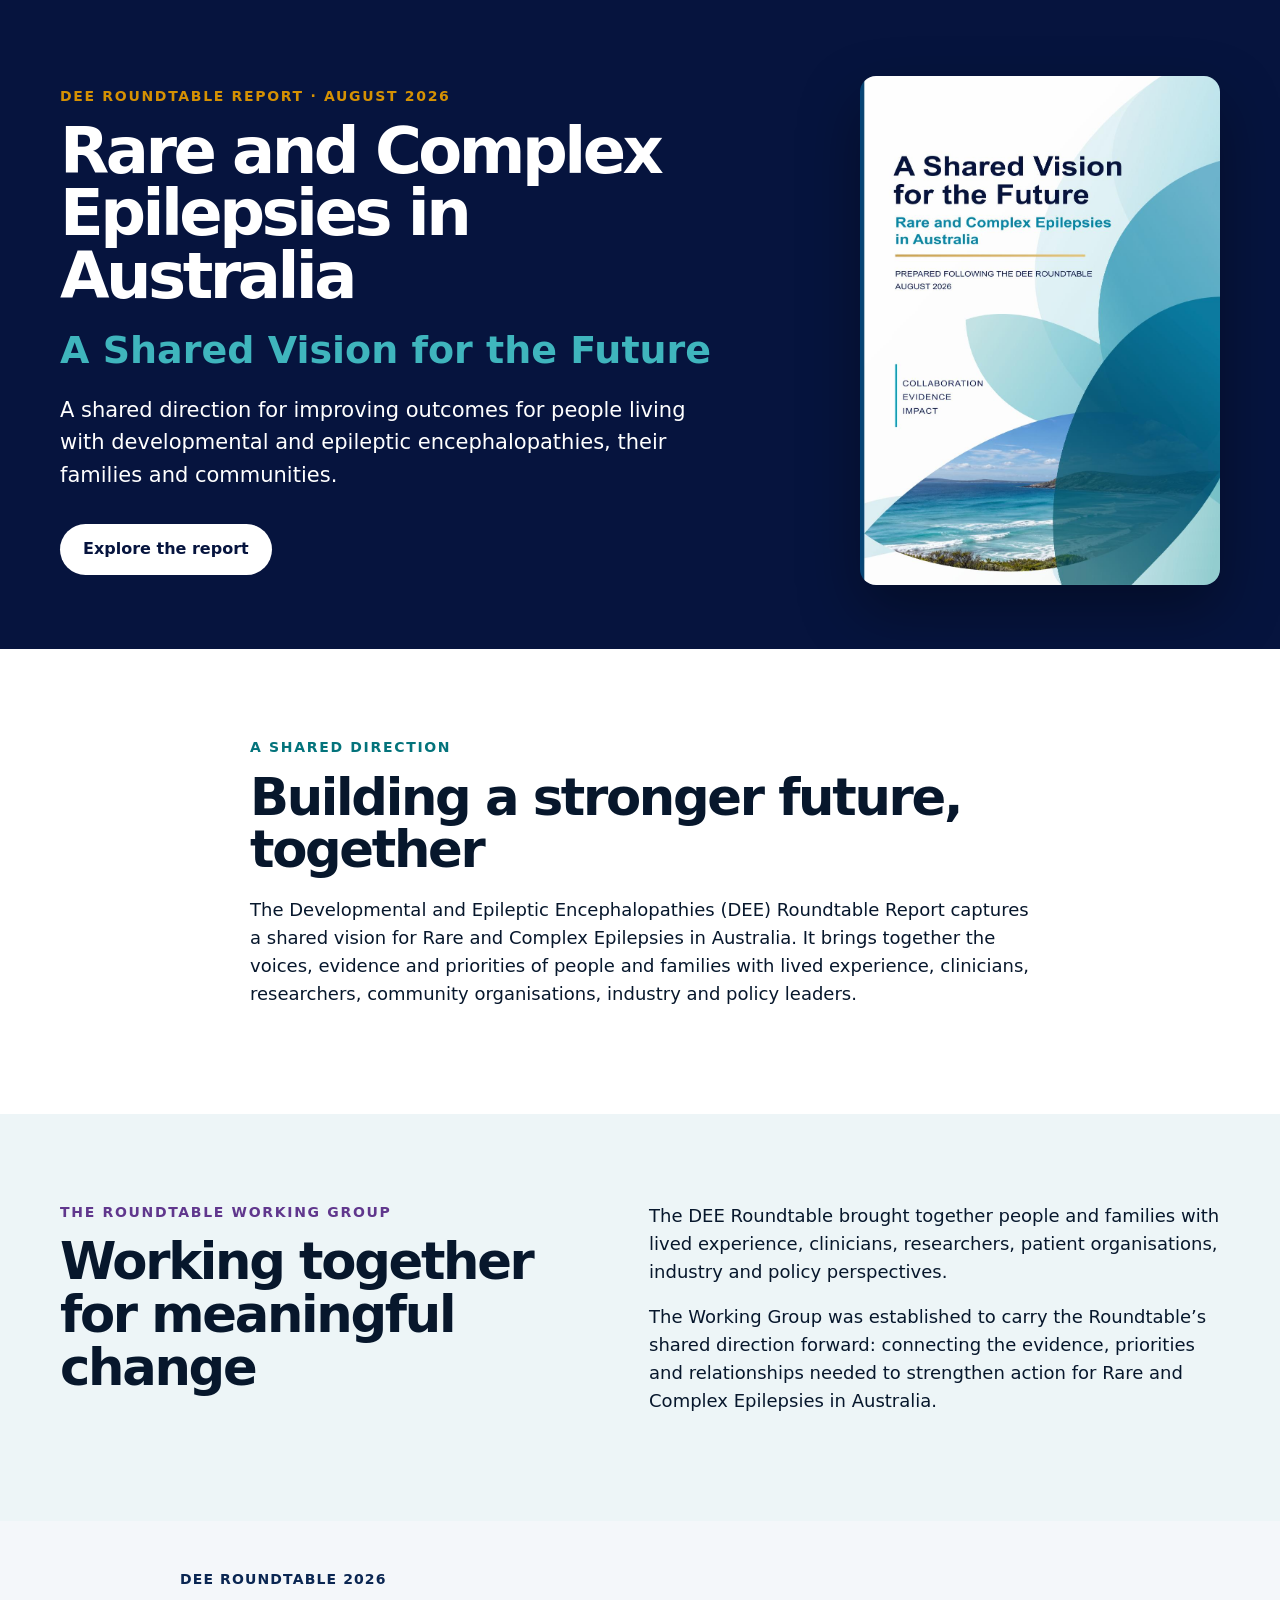
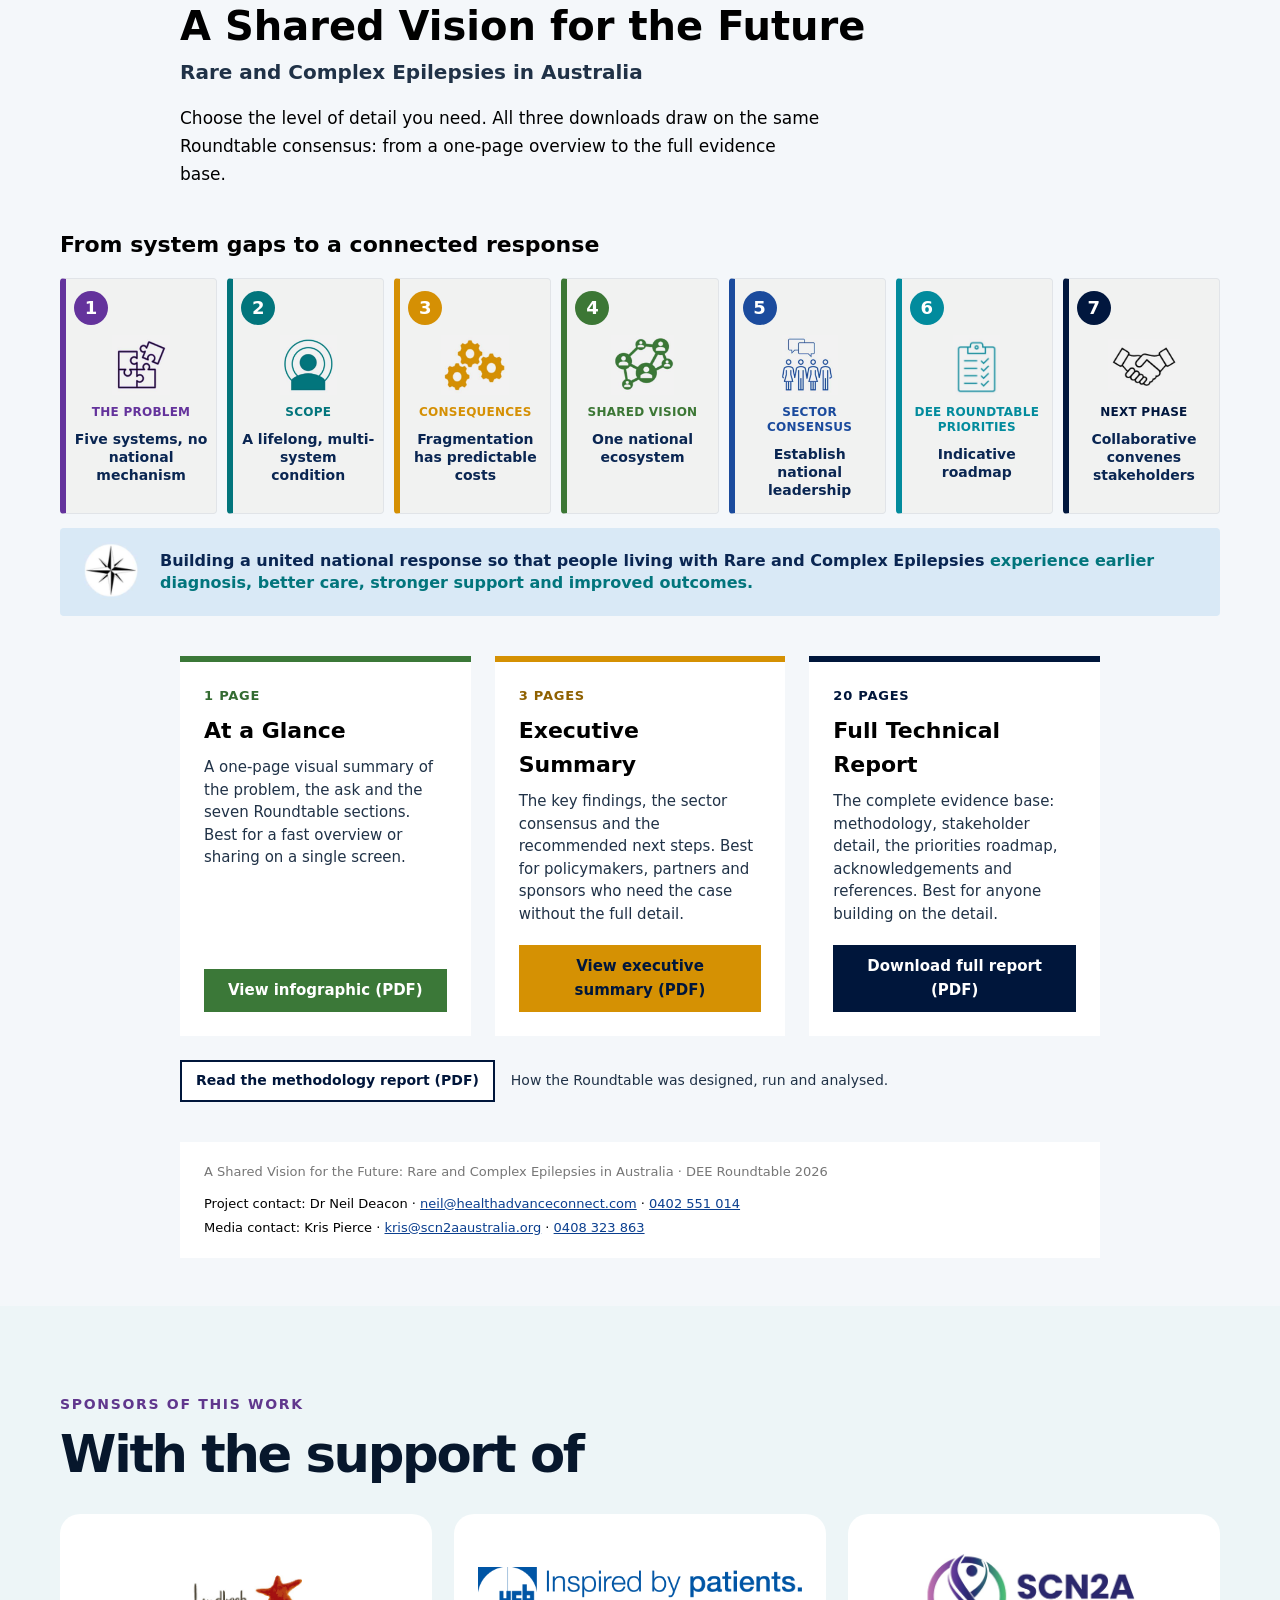
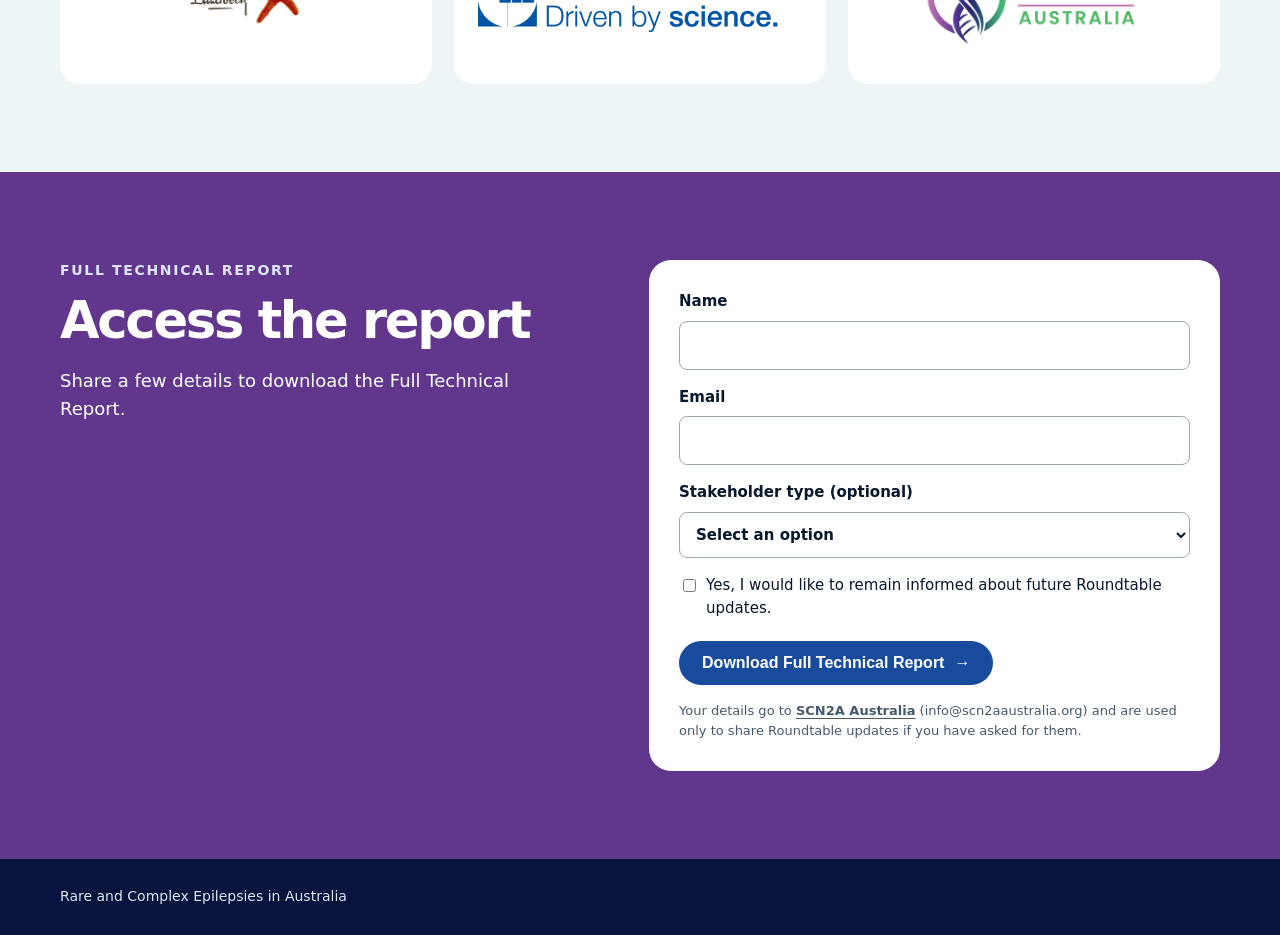
<file: index.html>
<!doctype html>
<html lang="en">
  <head>
    <meta charset="UTF-8" />
    <meta name="viewport" content="width=device-width, initial-scale=1.0" />
    <meta name="description" content="Rare and Complex Epilepsies in Australia — A Shared Vision for the Future." />
    <title>Rare and Complex Epilepsies in Australia</title>
    <link rel="stylesheet" href="styles.css" />
  </head>
  <body>
    <main>
      <section class="hero" aria-labelledby="page-title">
        <div class="container hero-grid">
          <div class="hero-copy">
            <p class="eyebrow">DEE Roundtable Report · August 2026</p>
            <h1 id="page-title">Rare and Complex<br />Epilepsies in Australia</h1>
            <p class="hero-title">A Shared Vision for the Future</p>
            <p class="intro">A shared direction for improving outcomes for people living with developmental and epileptic encephalopathies, their families and communities.</p>
            <a class="button button-light" href="#downloads">Explore the report</a>
          </div>
          <img class="report-cover" src="roundtable-report-cover.jpg" alt="Cover of the DEE Roundtable Report, A Shared Vision for the Future" />
        </div>
      </section>

      <section class="section">
        <div class="container narrow">
          <p class="eyebrow teal">A shared direction</p>
          <h2>Building a stronger future, together</h2>
          <p>The Developmental and Epileptic Encephalopathies (DEE) Roundtable Report captures a shared vision for Rare and Complex Epilepsies in Australia. It brings together the voices, evidence and priorities of people and families with lived experience, clinicians, researchers, community organisations, industry and policy leaders.</p>
        </div>
      </section>

      <section class="section panel">
        <div class="container working-grid">
          <div>
            <p class="eyebrow purple">The Roundtable Working Group</p>
            <h2>Working together for meaningful change</h2>
          </div>
          <div class="body-copy">
            <p>The DEE Roundtable brought together people and families with lived experience, clinicians, researchers, patient organisations, industry and policy perspectives.</p>
            <p>The Working Group was established to carry the Roundtable’s shared direction forward: connecting the evidence, priorities and relationships needed to strengthen action for Rare and Complex Epilepsies in Australia.</p>
          </div>
        </div>
      </section>

      <section id="downloads" class="rce-dl" aria-labelledby="rce-dl-title">
        <div class="rce-dl__inner">
          <p class="rce-dl__eyebrow">DEE Roundtable 2026</p>
          <h2 id="rce-dl-title" class="rce-dl__title">A Shared Vision for the Future</h2>
          <p class="rce-dl__subtitle">Rare and Complex Epilepsies in Australia</p>
          <p class="rce-dl__intro">Choose the level of detail you need. All three downloads draw on the same Roundtable consensus: from a one-page overview to the full evidence base.</p>

          <div class="rce-gl">
            <h3 class="rce-gl__title">From system gaps to a connected response</h3>
            <ol class="rce-gl__row">
            <li><div class="rce-gl__btn" style="--c:#64339c">
              <span class="rce-gl__num" aria-hidden="true">1</span>
              <img class="rce-gl__icon" src="glance-icon-1.png" alt="" width="200" loading="lazy" />
              <span class="rce-gl__label">The Problem</span>
              <span class="rce-gl__desc">Five systems, no national mechanism</span>
            </div></li>
            <li><div class="rce-gl__btn" style="--c:#02757c">
              <span class="rce-gl__num" aria-hidden="true">2</span>
              <img class="rce-gl__icon" src="glance-icon-2.png" alt="" width="200" loading="lazy" />
              <span class="rce-gl__label">Scope</span>
              <span class="rce-gl__desc">A lifelong, multi-system condition</span>
            </div></li>
            <li><div class="rce-gl__btn" style="--c:#d59004">
              <span class="rce-gl__num" aria-hidden="true">3</span>
              <img class="rce-gl__icon" src="glance-icon-3.png" alt="" width="200" loading="lazy" />
              <span class="rce-gl__label">Consequences</span>
              <span class="rce-gl__desc">Fragmentation has predictable costs</span>
            </div></li>
            <li><div class="rce-gl__btn" style="--c:#3c7735">
              <span class="rce-gl__num" aria-hidden="true">4</span>
              <img class="rce-gl__icon" src="glance-icon-4.png" alt="" width="200" loading="lazy" />
              <span class="rce-gl__label">Shared Vision</span>
              <span class="rce-gl__desc">One national ecosystem</span>
            </div></li>
            <li><div class="rce-gl__btn" style="--c:#1b4b9d">
              <span class="rce-gl__num" aria-hidden="true">5</span>
              <img class="rce-gl__icon" src="glance-icon-5.png" alt="" width="200" loading="lazy" />
              <span class="rce-gl__label">Sector Consensus</span>
              <span class="rce-gl__desc">Establish national leadership</span>
            </div></li>
            <li><div class="rce-gl__btn" style="--c:#028b9d">
              <span class="rce-gl__num" aria-hidden="true">6</span>
              <img class="rce-gl__icon" src="glance-icon-6.png" alt="" width="200" loading="lazy" />
              <span class="rce-gl__label">DEE Roundtable Priorities</span>
              <span class="rce-gl__desc">Indicative roadmap</span>
            </div></li>
            <li><div class="rce-gl__btn" style="--c:#01173e">
              <span class="rce-gl__num" aria-hidden="true">7</span>
              <img class="rce-gl__icon" src="glance-icon-7.png" alt="" width="200" loading="lazy" />
              <span class="rce-gl__label">Next Phase</span>
              <span class="rce-gl__desc">Collaborative convenes stakeholders</span>
            </div></li>
            </ol>
            <div class="rce-gl__aim">
              <img src="glance-compass.png" alt="" width="64" />
              <p>Building a united national response so that people living with Rare and Complex Epilepsies <strong>experience earlier diagnosis, better care, stronger support and improved outcomes.</strong></p>
            </div>
          </div>

          <div class="rce-dl__grid">
            <article class="rce-dl__card rce-dl--glance">
              <div class="rce-dl__bar"></div>
              <div class="rce-dl__body">
                <p class="rce-dl__pages">1 page</p>
                <h3 class="rce-dl__h">At a Glance</h3>
                <p class="rce-dl__p">A one-page visual summary of the problem, the ask and the seven Roundtable sections. Best for a fast overview or sharing on a single screen.</p>
                <a class="rce-dl__btn" href="rce-at-a-glance.pdf" target="_blank" rel="noopener">View infographic (PDF)</a>
              </div>
            </article>

            <article class="rce-dl__card rce-dl--exec">
              <div class="rce-dl__bar"></div>
              <div class="rce-dl__body">
                <p class="rce-dl__pages">3 pages</p>
                <h3 class="rce-dl__h">Executive Summary</h3>
                <p class="rce-dl__p">The key findings, the sector consensus and the recommended next steps. Best for policymakers, partners and sponsors who need the case without the full detail.</p>
                <a class="rce-dl__btn" href="rce-executive-summary.pdf" target="_blank" rel="noopener">View executive summary (PDF)</a>
              </div>
            </article>

            <article class="rce-dl__card rce-dl--full">
              <div class="rce-dl__bar"></div>
              <div class="rce-dl__body">
                <p class="rce-dl__pages">20 pages</p>
                <h3 class="rce-dl__h">Full Technical Report</h3>
                <p class="rce-dl__p">The complete evidence base: methodology, stakeholder detail, the priorities roadmap, acknowledgements and references. Best for anyone building on the detail.</p>
                <a class="rce-dl__btn" href="#request-report">Download full report (PDF)</a>
              </div>
            </article>
          </div>

          <p class="rce-dl__method">
            <a class="rce-dl__method-btn" href="rce-methodology-report.pdf" target="_blank" rel="noopener">Read the methodology report (PDF)</a>
            <span>How the Roundtable was designed, run and analysed.</span>
          </p>

          <div class="rce-dl__footer">
            <div class="rce-dl__credit">A Shared Vision for the Future: Rare and Complex Epilepsies in Australia · DEE Roundtable 2026</div>
            <div class="rce-dl__contacts">
              <div>Project contact: Dr Neil Deacon · <a href="mailto:neil@healthadvanceconnect.com">neil@healthadvanceconnect.com</a> · <a href="tel:+61402551014">0402 551 014</a></div>
              <div>Media contact: Kris Pierce · <a href="mailto:kris@scn2aaustralia.org">kris@scn2aaustralia.org</a> · <a href="tel:+61408323863">0408 323 863</a></div>
            </div>
          </div>
        </div>
      </section>

      <section class="section sponsor-panel" aria-labelledby="sponsors-title">
        <div class="container">
          <p class="eyebrow purple">Sponsors of this work</p>
          <h2 id="sponsors-title">With the support of</h2>
          <div class="sponsors">
            <div class="logo-card"><img src="lundbeck-logo.jpg" alt="Lundbeck" /></div>
            <div class="logo-card"><img src="ucb-logo.png" alt="UCB — Inspired by patients. Driven by science." /></div>
            <div class="logo-card"><img src="scn2a-australia-logo.png" alt="SCN2A Australia" /></div>
          </div>
        </div>
      </section>

      <section id="request-report" class="section form-section" aria-labelledby="form-title">
        <div class="container form-grid">
          <div>
            <p class="eyebrow light">Full Technical Report</p>
            <h2 id="form-title">Access the report</h2>
            <p>Share a few details to download the Full Technical Report.</p>
          </div>
          <form id="report-form" class="report-form">
            <label class="hp" aria-hidden="true">Website<input name="website" tabindex="-1" autocomplete="off" /></label>
            <label>Name<input name="name" autocomplete="name" required /></label>
            <label>Email<input name="email" type="email" autocomplete="email" required /></label>
            <label>Stakeholder type (optional)
              <select name="stakeholder">
                <option value="">Select an option</option>
                <option>Person or family</option><option>Clinician</option><option>Researcher</option><option>Advocacy or community organisation</option><option>Industry</option><option>Government or policy</option><option>Other</option>
              </select>
            </label>
            <label class="checkbox"><input name="informed" type="checkbox" /> <span>Yes, I would like to remain informed about future Roundtable updates.</span></label>
            <button class="button button-dark" type="submit">Download Full Technical Report <span aria-hidden="true">→</span></button>
            <p class="form-note">Your details go to <a class="text-link" href="https://scn2aaustralia.org" target="_blank" rel="noopener">SCN2A Australia</a> (info@scn2aaustralia.org) and are used only to share Roundtable updates if you have asked for them.</p>
          </form>
        </div>
      </section>
    </main>
    <footer><div class="container">Rare and Complex Epilepsies in Australia</div></footer>
    <script>
      var WEBHOOK_URL = 'https://flows.scn2aaustralia.org/webhook/rce-report-request';
      var REPORT_URL = 'rce-full-technical-report.pdf';
      document.getElementById('report-form').addEventListener('submit', function (event) {
        event.preventDefault();
        if (!this.reportValidity()) return;
        var data = new FormData(this);
        var button = this.querySelector('button[type=submit]');
        var download = function () { window.location.assign(REPORT_URL); };
        if (data.get('website')) { download(); return; }
        button.disabled = true;
        button.textContent = 'Preparing your download…';
        fetch(WEBHOOK_URL, {
          method: 'POST',
          mode: 'cors',
          keepalive: true,
          headers: { 'Content-Type': 'application/json' },
          body: JSON.stringify({
            name: data.get('name'),
            email: data.get('email'),
            stakeholder: data.get('stakeholder') || '',
            informed: data.get('informed') === 'on',
            source: window.location.href
          })
        }).catch(function () {}).then(download);
      });
    </script>
  </body>
</html>
</file>
<file: styles.css>
:root{--navy:#06143e;--gold:#d59103;--blue:#184b9c;--teal:#03737b;--purple:#60378d;--green:#3b7838;--cyan:#e7fcff;--green-tint:#d8edd7;--panel:#edf5f7;--ink:#07172c;--white:#fff}*{box-sizing:border-box}html{scroll-behavior:smooth}body{margin:0;color:var(--ink);font-family:Aptos,Inter,"Segoe UI",system-ui,-apple-system,Arial,sans-serif;font-size:18px;line-height:1.55}.container{width:min(1160px,calc(100% - 48px));margin:auto}.narrow{width:min(780px,100%)}.hero{background:var(--navy);color:#fff;padding:76px 0 64px;overflow:hidden}.hero-grid{display:grid;grid-template-columns:1.2fr .8fr;align-items:center;gap:72px}.hero-copy h1{font-size:clamp(42px,5vw,72px);line-height:.98;letter-spacing:-.055em;margin:12px 0 22px}.hero-title{color:#3fb5bd;font-size:clamp(25px,3vw,38px);font-weight:700;line-height:1.1;margin:0 0 22px}.intro{max-width:650px;font-size:21px}.report-cover{width:min(100%,360px);justify-self:end;border-radius:16px;box-shadow:0 26px 60px rgba(0,0,0,.35)}.eyebrow{font-size:14px;text-transform:uppercase;letter-spacing:.12em;font-weight:800;margin:0 0 12px}.hero .eyebrow{color:var(--gold)}.teal{color:var(--teal)}.purple{color:var(--purple)}.light{color:#dfe5ff}.section{padding:88px 0}.section h2{font-size:clamp(34px,4vw,52px);line-height:1.03;letter-spacing:-.045em;margin:0 0 20px}.panel,.sponsor-panel{background:var(--panel)}.working-grid,.form-grid{display:grid;grid-template-columns:1fr 1.1fr;gap:70px}.body-copy p:first-child{margin-top:0}.sponsors{display:grid;grid-template-columns:repeat(3,1fr);gap:22px;margin-top:34px}.logo-card{height:170px;background:#fff;border-radius:20px;padding:24px;display:flex;align-items:center;justify-content:center}.logo-card img{max-height:112px;max-width:100%;object-fit:contain}.form-section{background:var(--purple);color:#fff}.form-grid{align-items:start}.form-section h2{color:#fff}.report-form{display:grid;gap:16px;background:#fff;border-radius:22px;color:var(--ink);padding:30px}.report-form label{font-size:15px;font-weight:800;display:grid;gap:7px}.form-grid>*,.report-form label{min-width:0}.report-form input:not([type=checkbox]),.report-form select{border:1px solid #9aa8b5;border-radius:8px;padding:12px;font:inherit;color:var(--ink);background:#fff;width:100%;min-width:0}.checkbox{grid-template-columns:20px 1fr;align-items:start;font-weight:500!important}.checkbox input{margin-top:5px}.button{display:inline-flex;width:max-content;align-items:center;gap:10px;border-radius:999px;padding:13px 23px;font-weight:800;text-decoration:none;border:0;font-size:16px;cursor:pointer}.button-light{background:#fff;color:var(--navy);margin-top:12px}.button-dark{background:var(--blue);color:#fff;margin-top:5px}.form-note{font-size:13px;color:#47596c;margin:0}.text-link{color:var(--teal);font-weight:700;text-decoration:underline;text-underline-offset:3px}.text-link:hover{color:var(--blue)}.form-note .text-link{color:inherit;font-weight:600}footer{background:var(--navy);color:#dce5f4;padding:27px 0;font-size:14px}@media(max-width:800px){body{font-size:17px}.hero{padding:56px 0}.hero-grid,.working-grid,.form-grid{grid-template-columns:1fr;gap:36px}.report-cover{justify-self:start;max-width:280px}.section{padding:60px 0}.sponsors{grid-template-columns:1fr}.logo-card{height:145px}.container{width:min(100% - 32px,1160px)}}

/* Report downloads wayfinding block (RCE design system v2.0 front-matter pairings) */
.rce-dl{font-family:Aptos,Inter,"Segoe UI",system-ui,-apple-system,"Helvetica Neue",Arial,sans-serif;color:#000;background:#f4f7fa;padding:48px 24px}
.rce-dl__inner{max-width:920px;margin:0 auto}
.rce-dl__eyebrow{font-size:14px;font-weight:700;letter-spacing:.08em;text-transform:uppercase;color:#0a2652;margin:0 0 12px}
.rce-dl__title{font-size:clamp(28px,4vw,40px);font-weight:700;line-height:1.15;letter-spacing:0;margin:0 0 8px;color:#000}
.rce-dl__subtitle{font-size:20px;font-weight:700;color:#203247;margin:0 0 16px}
.rce-dl__intro{font-size:17px;line-height:1.65;max-width:640px;margin:0 0 40px}
.rce-gl{margin:0 0 40px}
.rce-gl__title{font-size:22px;font-weight:700;color:#000;margin:0 0 16px}
.rce-gl__row{list-style:none;margin:0;padding:0 0 6px;display:grid;grid-template-columns:repeat(7,minmax(120px,1fr));gap:8px;overflow-x:auto}
.rce-gl__row>li{display:flex}
.rce-gl__btn{display:flex;flex-direction:column;align-items:center;gap:10px;width:100%;padding:12px 8px 14px;text-align:center;background:#f1f2f1;border:1px solid #e1e4e8;border-left:6px solid var(--c);border-radius:4px;color:#0a2652}
.rce-gl__num{align-self:flex-start;display:flex;align-items:center;justify-content:center;width:34px;height:34px;border-radius:50%;background:var(--c);color:#fff;font-size:18px;font-weight:700}
.rce-gl__icon{width:72px;height:60px;object-fit:contain}
.rce-gl__label{font-size:12px;font-weight:700;letter-spacing:.02em;text-transform:uppercase;color:var(--c);line-height:1.25;overflow-wrap:anywhere}
.rce-gl__desc{font-size:14px;font-weight:700;line-height:1.3;color:#0a2652}
.rce-gl__aim{display:flex;align-items:center;gap:16px;margin-top:8px;padding:14px 20px;background:#d9e9f6;border-radius:4px}
.rce-gl__aim img{flex:none;width:64px;height:auto}
.rce-gl__aim p{margin:0;font-size:16px;font-weight:700;line-height:1.4;color:#0a2652}
.rce-gl__aim strong{color:#02757c}
@media(min-width:1100px){.rce-gl{width:min(1160px,calc(100vw - 48px));margin-left:50%;transform:translateX(-50%)}.rce-gl__row{gap:10px}}
@media(max-width:900px){.rce-gl__row{grid-template-columns:repeat(7,minmax(0,1fr));gap:6px}.rce-gl__btn{padding:10px 4px 10px;gap:8px;border-left-width:4px}.rce-gl__num{width:26px;height:26px;font-size:14px}.rce-gl__icon{width:48px;height:42px}.rce-gl__label{font-size:9.5px;letter-spacing:0;overflow-wrap:normal}.rce-gl__desc{font-size:11.5px}}
@media(max-width:600px){.rce-gl__row{grid-template-columns:repeat(7,minmax(112px,1fr))}.rce-gl__btn{padding:12px 8px 14px;border-left-width:6px}.rce-gl__num{width:34px;height:34px;font-size:18px}.rce-gl__icon{width:72px;height:60px}.rce-gl__label{font-size:12px}.rce-gl__desc{font-size:14px}}
@media(max-width:520px){.rce-gl__aim{flex-direction:column;text-align:center}}
.rce-dl__grid{display:flex;flex-wrap:wrap;gap:24px;margin:0 0 40px}
.rce-dl__card{flex:1 1 260px;background:#fff;display:flex;flex-direction:column}
.rce-dl__bar{height:6px}
.rce-dl__body{padding:24px;display:flex;flex-direction:column;flex:1}
.rce-dl__pages{font-size:13px;font-weight:700;text-transform:uppercase;letter-spacing:.06em;margin:0 0 8px}
.rce-dl__h{font-size:22px;font-weight:700;margin:0 0 8px;color:#000}
.rce-dl__p{font-size:15px;line-height:1.5;color:#203247;margin:0 0 20px;flex:1}
.rce-dl__btn{display:block;text-align:center;font-size:15px;font-weight:700;padding:10px 16px;text-decoration:none}
.rce-dl__btn:focus-visible{outline:3px solid #0b3f8f;outline-offset:2px}
.rce-dl__method{display:flex;flex-wrap:wrap;align-items:center;gap:8px 16px;margin:-16px 0 40px;font-size:14px;color:#203247}
.rce-dl__method-btn{display:inline-block;font-size:14px;font-weight:700;padding:8px 14px;color:#00163b;background:#fff;border:2px solid #00163b;text-decoration:none}
.rce-dl__method-btn:hover{background:#00163b;color:#fff}
.rce-dl__method-btn:focus-visible{outline:3px solid #0b3f8f;outline-offset:2px}
.rce-dl__footer{background:#fff;padding:20px 24px;display:flex;flex-wrap:wrap;justify-content:space-between;gap:12px;align-items:baseline;font-size:13px}
.rce-dl__credit{color:#767676}
.rce-dl__contacts{display:flex;flex-direction:column;gap:4px}
.rce-dl__footer a{color:#0b3f8f;text-decoration:underline}
.rce-dl__footer a:hover{color:#03737b}
.rce-dl--glance .rce-dl__bar{background:#3b7838}.rce-dl--glance .rce-dl__pages{color:#336b31}.rce-dl--glance .rce-dl__btn{background:#3b7838;color:#fff}
.rce-dl--exec .rce-dl__bar{background:#d59103}.rce-dl--exec .rce-dl__pages{color:#8f6100}.rce-dl--exec .rce-dl__btn{background:#d59103;color:#00163b}
.rce-dl--full .rce-dl__bar{background:#00163b}.rce-dl--full .rce-dl__pages{color:#00163b}.rce-dl--full .rce-dl__btn{background:#00163b;color:#fff}
.rce-dl__card .rce-dl__btn--soon{background:#fff;color:#767676;border:2px solid #c9d1db;cursor:default}
/* Honeypot field: hidden from people, visible to bots */
.hp{position:absolute;left:-9999px;width:1px;height:1px;overflow:hidden}
</file>
